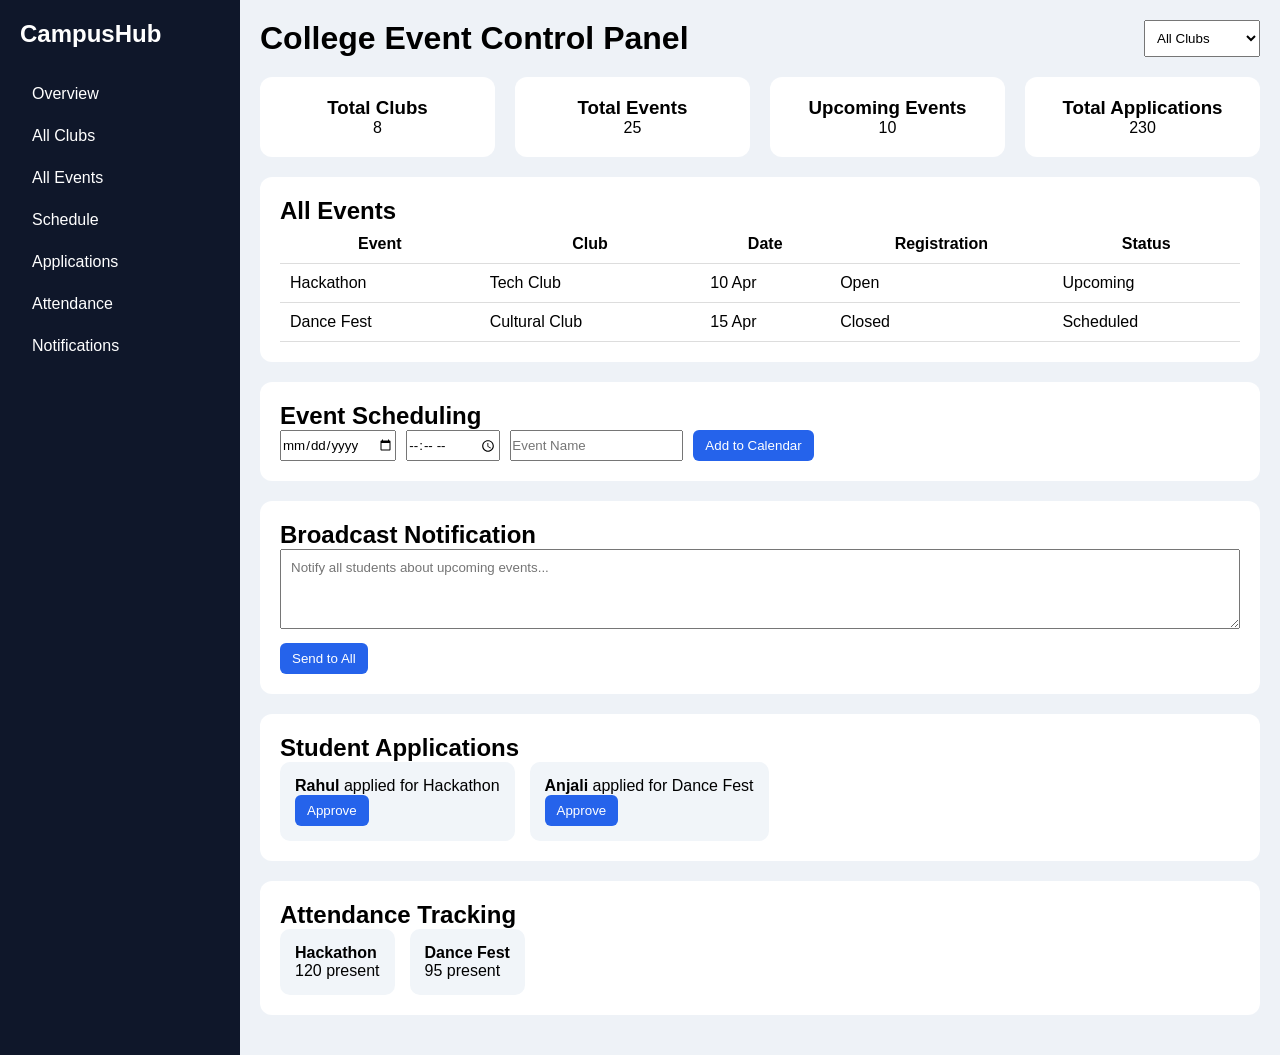
<file: index.html>
<!DOCTYPE html>
<html lang="en">
<head>
  <meta charset="UTF-8">
  <title>College Club Management Dashboard</title>
  <link rel="stylesheet" href="styles.css">
</head>
<body>

<div class="container">

  <!-- Sidebar -->
  <aside class="sidebar">
    <h2>CampusHub</h2>
    <ul>
      <li>Overview</li>
      <li>All Clubs</li>
      <li>All Events</li>
      <li>Schedule</li>
      <li>Applications</li>
      <li>Attendance</li>
      <li>Notifications</li>
    </ul>
  </aside>

  <!-- Main -->
  <main class="main">

    <!-- Header -->
    <header class="header">
      <h1>College Event Control Panel</h1>
      <select>
        <option>All Clubs</option>
        <option>Tech Club</option>
        <option>Cultural Club</option>
        <option>Sports Club</option>
      </select>
    </header>

    <!-- Overview Cards -->
    <section class="cards">
      <div class="card">
        <h3>Total Clubs</h3>
        <p>8</p>
      </div>
      <div class="card">
        <h3>Total Events</h3>
        <p>25</p>
      </div>
      <div class="card">
        <h3>Upcoming Events</h3>
        <p>10</p>
      </div>
      <div class="card">
        <h3>Total Applications</h3>
        <p>230</p>
      </div>
    </section>

    <!-- Events Management -->
    <section class="section">
      <h2>All Events</h2>
      <table>
        <tr>
          <th>Event</th>
          <th>Club</th>
          <th>Date</th>
          <th>Registration</th>
          <th>Status</th>
        </tr>
        <tr>
          <td>Hackathon</td>
          <td>Tech Club</td>
          <td>10 Apr</td>
          <td>Open</td>
          <td>Upcoming</td>
        </tr>
        <tr>
          <td>Dance Fest</td>
          <td>Cultural Club</td>
          <td>15 Apr</td>
          <td>Closed</td>
          <td>Scheduled</td>
        </tr>
      </table>
    </section>

    <!-- Schedule Window -->
    <section class="section">
      <h2>Event Scheduling</h2>
      <div class="schedule">
        <input type="date">
        <input type="time">
        <input type="text" placeholder="Event Name">
        <button>Add to Calendar</button>
      </div>
    </section>

    <!-- Notifications -->
    <section class="section">
      <h2>Broadcast Notification</h2>
      <textarea placeholder="Notify all students about upcoming events..."></textarea>
      <button class="primary">Send to All</button>
    </section>

    <!-- Applications -->
    <section class="section">
      <h2>Student Applications</h2>
      <div class="applications">
        <div class="app-card">
          <p><strong>Rahul</strong> applied for Hackathon</p>
          <button>Approve</button>
        </div>
        <div class="app-card">
          <p><strong>Anjali</strong> applied for Dance Fest</p>
          <button>Approve</button>
        </div>
      </div>
    </section>

    <!-- Attendance -->
    <section class="section">
      <h2>Attendance Tracking</h2>
      <div class="attendance">
        <div class="att-card">
          <h4>Hackathon</h4>
          <p>120 present</p>
        </div>
        <div class="att-card">
          <h4>Dance Fest</h4>
          <p>95 present</p>
        </div>
      </div>
    </section>

  </main>

</div>

</body>
</html>
</file>
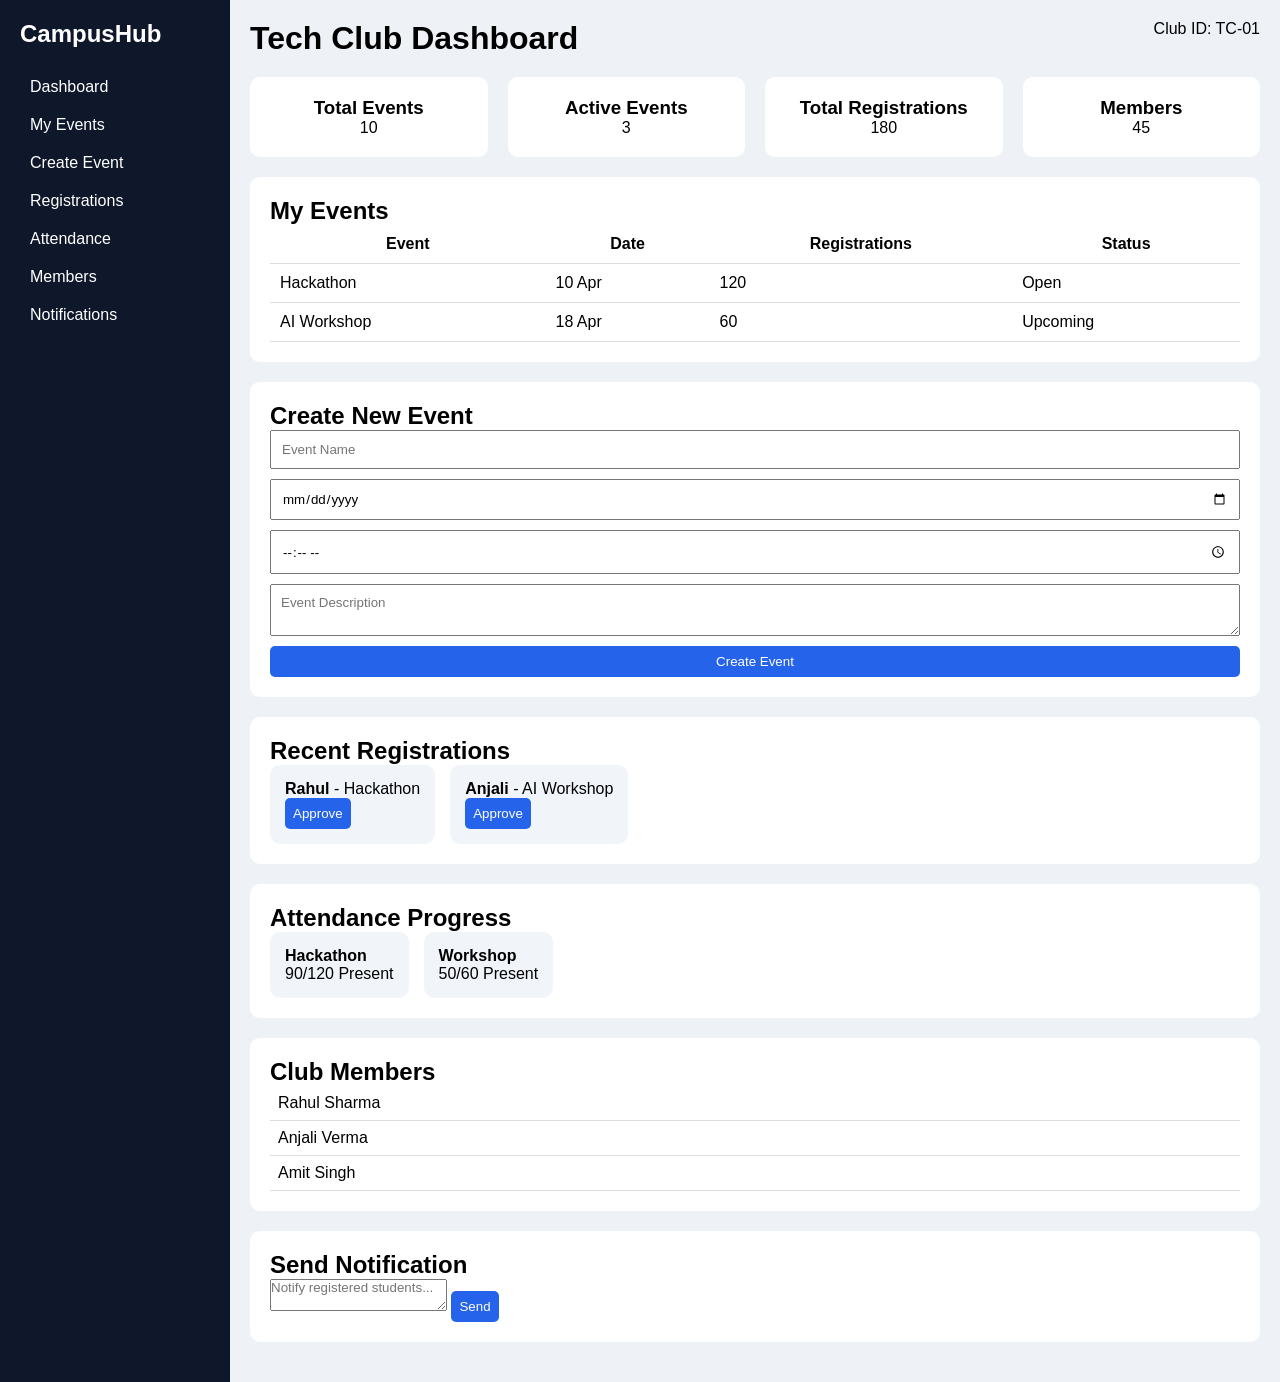
<file: clubs.html>
<!DOCTYPE html>
<html lang="en">
<head>
  <meta charset="UTF-8">
  <title>Club Dashboard</title>
  <link rel="stylesheet" href="clubs.css">
</head>
<body>

<div class="container">

  <!-- Sidebar -->
  <aside class="sidebar">
    <h2>CampusHub</h2>
    <ul>
      <li>Dashboard</li>
      <li>My Events</li>
      <li>Create Event</li>
      <li>Registrations</li>
      <li>Attendance</li>
      <li>Members</li>
      <li>Notifications</li>
    </ul>
  </aside>

  <!-- Main -->
  <main class="main">

    <!-- Header -->
    <header class="header">
      <h1>Tech Club Dashboard</h1>
      <span>Club ID: TC-01</span>
    </header>

    <!-- Overview -->
    <section class="cards">
      <div class="card">
        <h3>Total Events</h3>
        <p>10</p>
      </div>
      <div class="card">
        <h3>Active Events</h3>
        <p>3</p>
      </div>
      <div class="card">
        <h3>Total Registrations</h3>
        <p>180</p>
      </div>
      <div class="card">
        <h3>Members</h3>
        <p>45</p>
      </div>
    </section>

    <!-- My Events -->
    <section class="section">
      <h2>My Events</h2>
      <table>
        <tr>
          <th>Event</th>
          <th>Date</th>
          <th>Registrations</th>
          <th>Status</th>
        </tr>
        <tr>
          <td>Hackathon</td>
          <td>10 Apr</td>
          <td>120</td>
          <td>Open</td>
        </tr>
        <tr>
          <td>AI Workshop</td>
          <td>18 Apr</td>
          <td>60</td>
          <td>Upcoming</td>
        </tr>
      </table>
    </section>

    <!-- Create Event -->
    <section class="section">
      <h2>Create New Event</h2>
      <div class="form">
        <input type="text" placeholder="Event Name">
        <input type="date">
        <input type="time">
        <textarea placeholder="Event Description"></textarea>
        <button>Create Event</button>
      </div>
    </section>

    <!-- Registrations -->
    <section class="section">
      <h2>Recent Registrations</h2>
      <div class="registrations">
        <div class="reg-card">
          <p><strong>Rahul</strong> - Hackathon</p>
          <button>Approve</button>
        </div>
        <div class="reg-card">
          <p><strong>Anjali</strong> - AI Workshop</p>
          <button>Approve</button>
        </div>
      </div>
    </section>

    <!-- Attendance -->
    <section class="section">
      <h2>Attendance Progress</h2>
      <div class="attendance">
        <div class="att-card">
          <h4>Hackathon</h4>
          <p>90/120 Present</p>
        </div>
        <div class="att-card">
          <h4>Workshop</h4>
          <p>50/60 Present</p>
        </div>
      </div>
    </section>

    <!-- Members -->
    <section class="section">
      <h2>Club Members</h2>
      <ul class="members">
        <li>Rahul Sharma</li>
        <li>Anjali Verma</li>
        <li>Amit Singh</li>
      </ul>
    </section>

    <!-- Notifications -->
    <section class="section">
      <h2>Send Notification</h2>
      <textarea placeholder="Notify registered students..."></textarea>
      <button class="primary">Send</button>
    </section>

  </main>

</div>

</body>
</html>
</file>
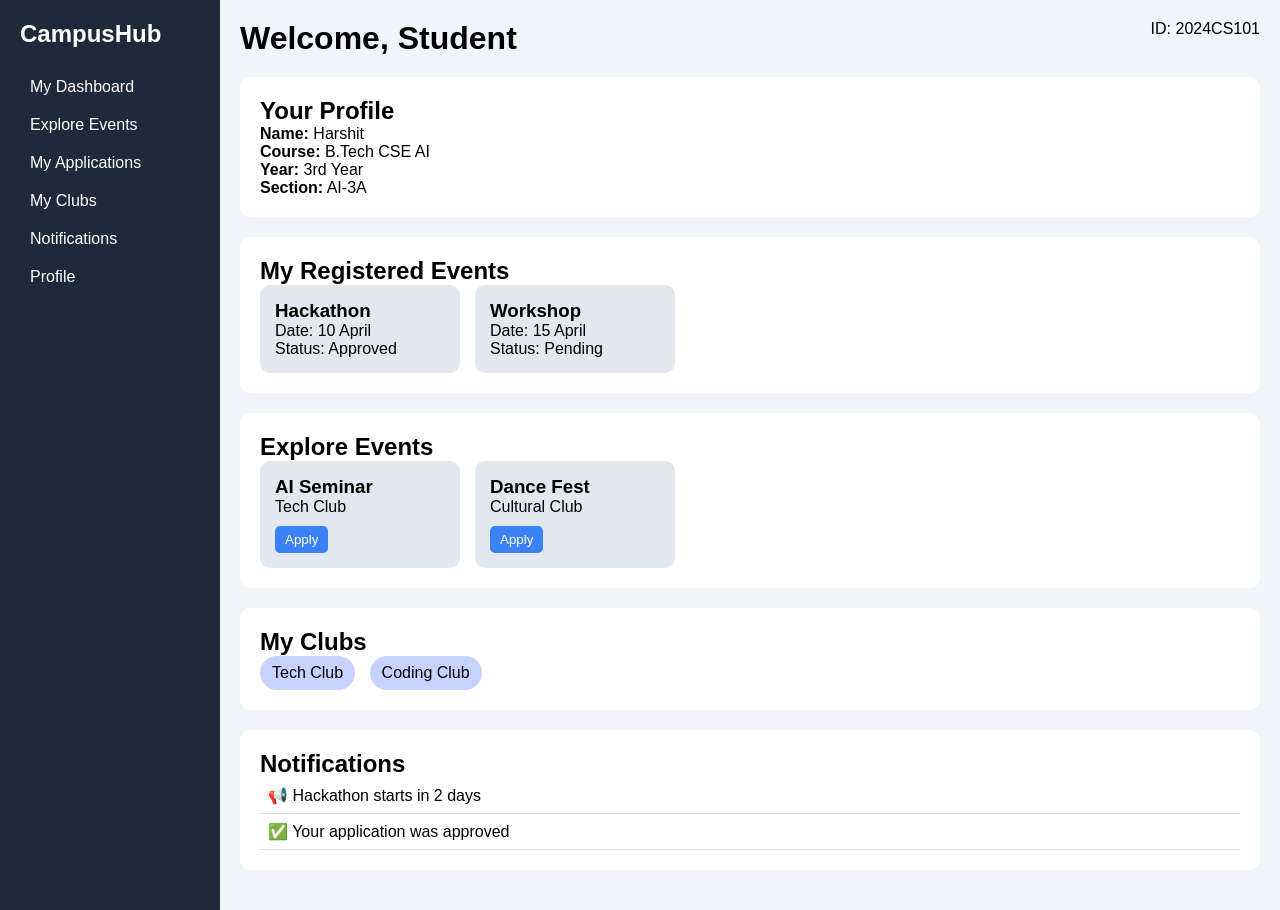
<file: student.html>
<!DOCTYPE html>
<html lang="en">
<head>
  <meta charset="UTF-8">
  <title>Student Dashboard</title>
  <link rel="stylesheet" href="student.css">
</head>
<body>

<div class="container">

  <!-- Sidebar -->
  <aside class="sidebar">
    <h2>CampusHub</h2>
    <ul>
      <li>My Dashboard</li>
      <li>Explore Events</li>
      <li>My Applications</li>
      <li>My Clubs</li>
      <li>Notifications</li>
      <li>Profile</li>
    </ul>
  </aside>

  <!-- Main -->
  <main class="main">

    <!-- Header -->
    <header class="header">
      <h1>Welcome, Student</h1>
      <div class="profile">
        <span>ID: 2024CS101</span>
      </div>
    </header>

    <!-- Profile Card -->
    <section class="profile-card">
      <h2>Your Profile</h2>
      <p><strong>Name:</strong> Harshit</p>
      <p><strong>Course:</strong> B.Tech CSE AI</p>
      <p><strong>Year:</strong> 3rd Year</p>
      <p><strong>Section:</strong> AI-3A</p>
    </section>

    <!-- My Events -->
    <section class="section">
      <h2>My Registered Events</h2>
      <div class="events">
        <div class="event-card">
          <h3>Hackathon</h3>
          <p>Date: 10 April</p>
          <p>Status: Approved</p>
        </div>
        <div class="event-card">
          <h3>Workshop</h3>
          <p>Date: 15 April</p>
          <p>Status: Pending</p>
        </div>
      </div>
    </section>

    <!-- Explore Events -->
    <section class="section">
      <h2>Explore Events</h2>
      <div class="events">
        <div class="event-card">
          <h3>AI Seminar</h3>
          <p>Tech Club</p>
          <button>Apply</button>
        </div>
        <div class="event-card">
          <h3>Dance Fest</h3>
          <p>Cultural Club</p>
          <button>Apply</button>
        </div>
      </div>
    </section>

    <!-- Clubs -->
    <section class="section">
      <h2>My Clubs</h2>
      <div class="clubs">
        <span>Tech Club</span>
        <span>Coding Club</span>
      </div>
    </section>

    <!-- Notifications -->
    <section class="section">
      <h2>Notifications</h2>
      <ul class="notifications">
        <li>📢 Hackathon starts in 2 days</li>
        <li>✅ Your application was approved</li>
      </ul>
    </section>

  </main>

</div>

</body>
</html>
</file>
<file: styles.css>
* {
  margin: 0;
  padding: 0;
  box-sizing: border-box;
  font-family: "Segoe UI", sans-serif;
}

body {
  background: #eef2f7;
}

.container {
  display: flex;
}

/* Sidebar */
.sidebar {
  width: 240px;
  background: #0f172a;
  color: white;
  min-height: 100vh;
  padding: 20px;
}

.sidebar h2 {
  margin-bottom: 25px;
}

.sidebar ul {
  list-style: none;
}

.sidebar li {
  padding: 12px;
  border-radius: 6px;
  cursor: pointer;
}

.sidebar li:hover {
  background: #1e293b;
}

/* Main */
.main {
  flex: 1;
  padding: 20px;
}

/* Header */
.header {
  display: flex;
  justify-content: space-between;
  margin-bottom: 20px;
}

.header select {
  padding: 8px;
}

/* Cards */
.cards {
  display: grid;
  grid-template-columns: repeat(4, 1fr);
  gap: 20px;
  margin-bottom: 20px;
}

.card {
  background: white;
  padding: 20px;
  border-radius: 12px;
  text-align: center;
}

/* Section */
.section {
  background: white;
  padding: 20px;
  margin-bottom: 20px;
  border-radius: 12px;
}

/* Table */
table {
  width: 100%;
  border-collapse: collapse;
}

table th, table td {
  padding: 10px;
  border-bottom: 1px solid #ddd;
}

/* Schedule */
.schedule {
  display: flex;
  gap: 10px;
}

/* Buttons */
button {
  padding: 8px 12px;
  background: #2563eb;
  border: none;
  color: white;
  border-radius: 6px;
  cursor: pointer;
}

button:hover {
  background: #1d4ed8;
}

/* Textarea */
textarea {
  width: 100%;
  height: 80px;
  padding: 10px;
  margin-bottom: 10px;
}

/* Applications */
.applications {
  display: flex;
  gap: 15px;
}

.app-card {
  background: #f1f5f9;
  padding: 15px;
  border-radius: 10px;
}

/* Attendance */
.attendance {
  display: flex;
  gap: 15px;
}

.att-card {
  background: #f1f5f9;
  padding: 15px;
  border-radius: 10px;
}
</file>
<file: clubs.css>
* {
  margin: 0;
  padding: 0;
  box-sizing: border-box;
  font-family: "Segoe UI", sans-serif;
}

body {
  background: #eef2f7;
}

.container {
  display: flex;
}

/* Sidebar */
.sidebar {
  width: 230px;
  background: #0f172a;
  color: white;
  min-height: 100vh;
  padding: 20px;
}

.sidebar h2 {
  margin-bottom: 20px;
}

.sidebar ul {
  list-style: none;
}

.sidebar li {
  padding: 10px;
  border-radius: 5px;
  cursor: pointer;
}

.sidebar li:hover {
  background: #1e293b;
}

/* Main */
.main {
  flex: 1;
  padding: 20px;
}

/* Header */
.header {
  display: flex;
  justify-content: space-between;
  margin-bottom: 20px;
}

/* Cards */
.cards {
  display: grid;
  grid-template-columns: repeat(4, 1fr);
  gap: 20px;
  margin-bottom: 20px;
}

.card {
  background: white;
  padding: 20px;
  border-radius: 10px;
  text-align: center;
}

/* Sections */
.section {
  background: white;
  padding: 20px;
  margin-bottom: 20px;
  border-radius: 10px;
}

/* Table */
table {
  width: 100%;
  border-collapse: collapse;
}

table th, table td {
  padding: 10px;
  border-bottom: 1px solid #ddd;
}

/* Form */
.form {
  display: flex;
  flex-direction: column;
  gap: 10px;
}

.form input, .form textarea {
  padding: 10px;
}

/* Buttons */
button {
  padding: 8px;
  background: #2563eb;
  border: none;
  color: white;
  border-radius: 5px;
  cursor: pointer;
}

button:hover {
  background: #1d4ed8;
}

/* Registrations */
.registrations {
  display: flex;
  gap: 15px;
}

.reg-card {
  background: #f1f5f9;
  padding: 15px;
  border-radius: 10px;
}

/* Attendance */
.attendance {
  display: flex;
  gap: 15px;
}

.att-card {
  background: #f1f5f9;
  padding: 15px;
  border-radius: 10px;
}

/* Members */
.members {
  list-style: none;
}

.members li {
  padding: 8px;
  border-bottom: 1px solid #ddd;
}
</file>
<file: student.css>
* {
  margin: 0;
  padding: 0;
  box-sizing: border-box;
  font-family: "Segoe UI", sans-serif;
}

body {
  background: #f1f5f9;
}

.container {
  display: flex;
}

/* Sidebar */
.sidebar {
  width: 220px;
  background: #1e293b;
  color: white;
  min-height: 100vh;
  padding: 20px;
}

.sidebar h2 {
  margin-bottom: 20px;
}

.sidebar ul {
  list-style: none;
}

.sidebar li {
  padding: 10px;
  cursor: pointer;
  border-radius: 5px;
}

.sidebar li:hover {
  background: #334155;
}

/* Main */
.main {
  flex: 1;
  padding: 20px;
}

/* Header */
.header {
  display: flex;
  justify-content: space-between;
  margin-bottom: 20px;
}

/* Profile Card */
.profile-card {
  background: white;
  padding: 20px;
  border-radius: 10px;
  margin-bottom: 20px;
}

/* Section */
.section {
  background: white;
  padding: 20px;
  border-radius: 10px;
  margin-bottom: 20px;
}

/* Event Cards */
.events {
  display: flex;
  gap: 15px;
}

.event-card {
  background: #e2e8f0;
  padding: 15px;
  border-radius: 10px;
  width: 200px;
}

.event-card button {
  margin-top: 10px;
  padding: 6px 10px;
  background: #3b82f6;
  border: none;
  color: white;
  border-radius: 5px;
  cursor: pointer;
}

/* Clubs */
.clubs span {
  display: inline-block;
  background: #c7d2fe;
  padding: 8px 12px;
  border-radius: 20px;
  margin-right: 10px;
}

/* Notifications */
.notifications {
  list-style: none;
}

.notifications li {
  padding: 8px;
  border-bottom: 1px solid #ddd;
}
</file>
